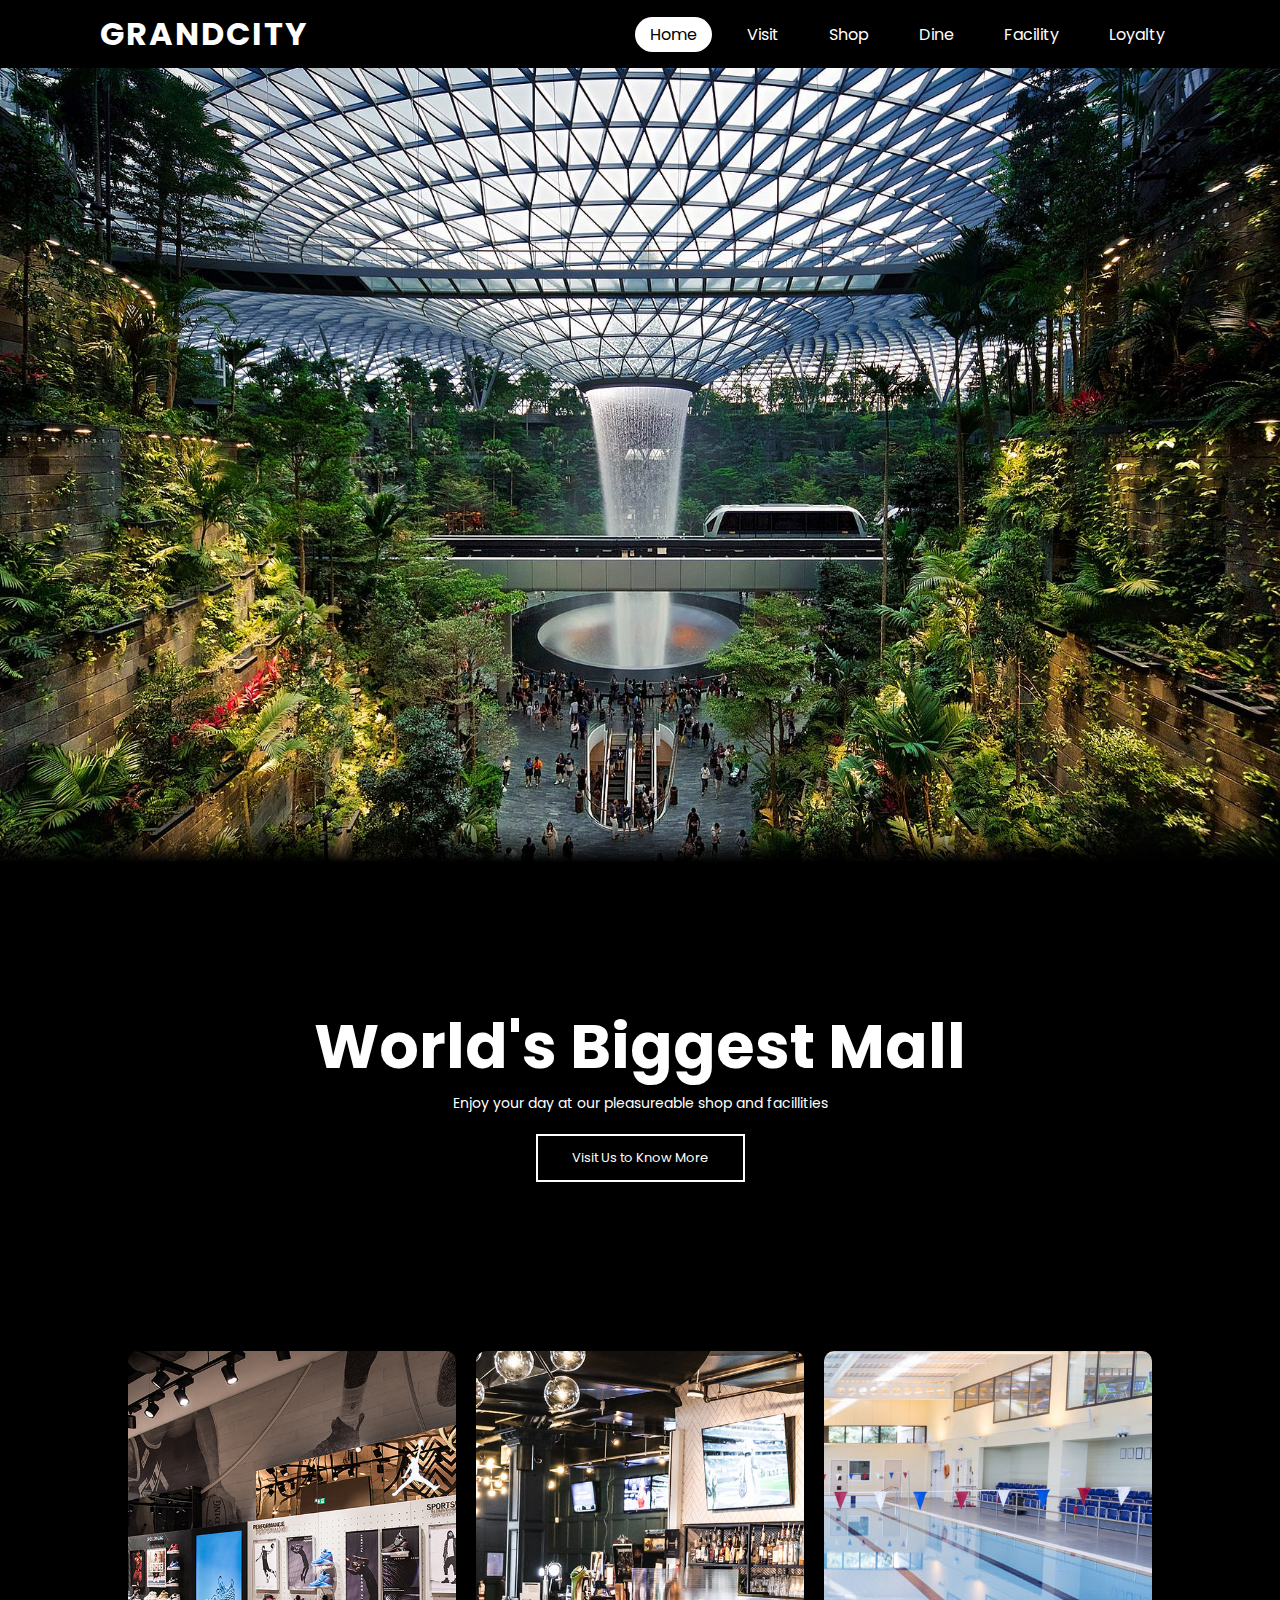
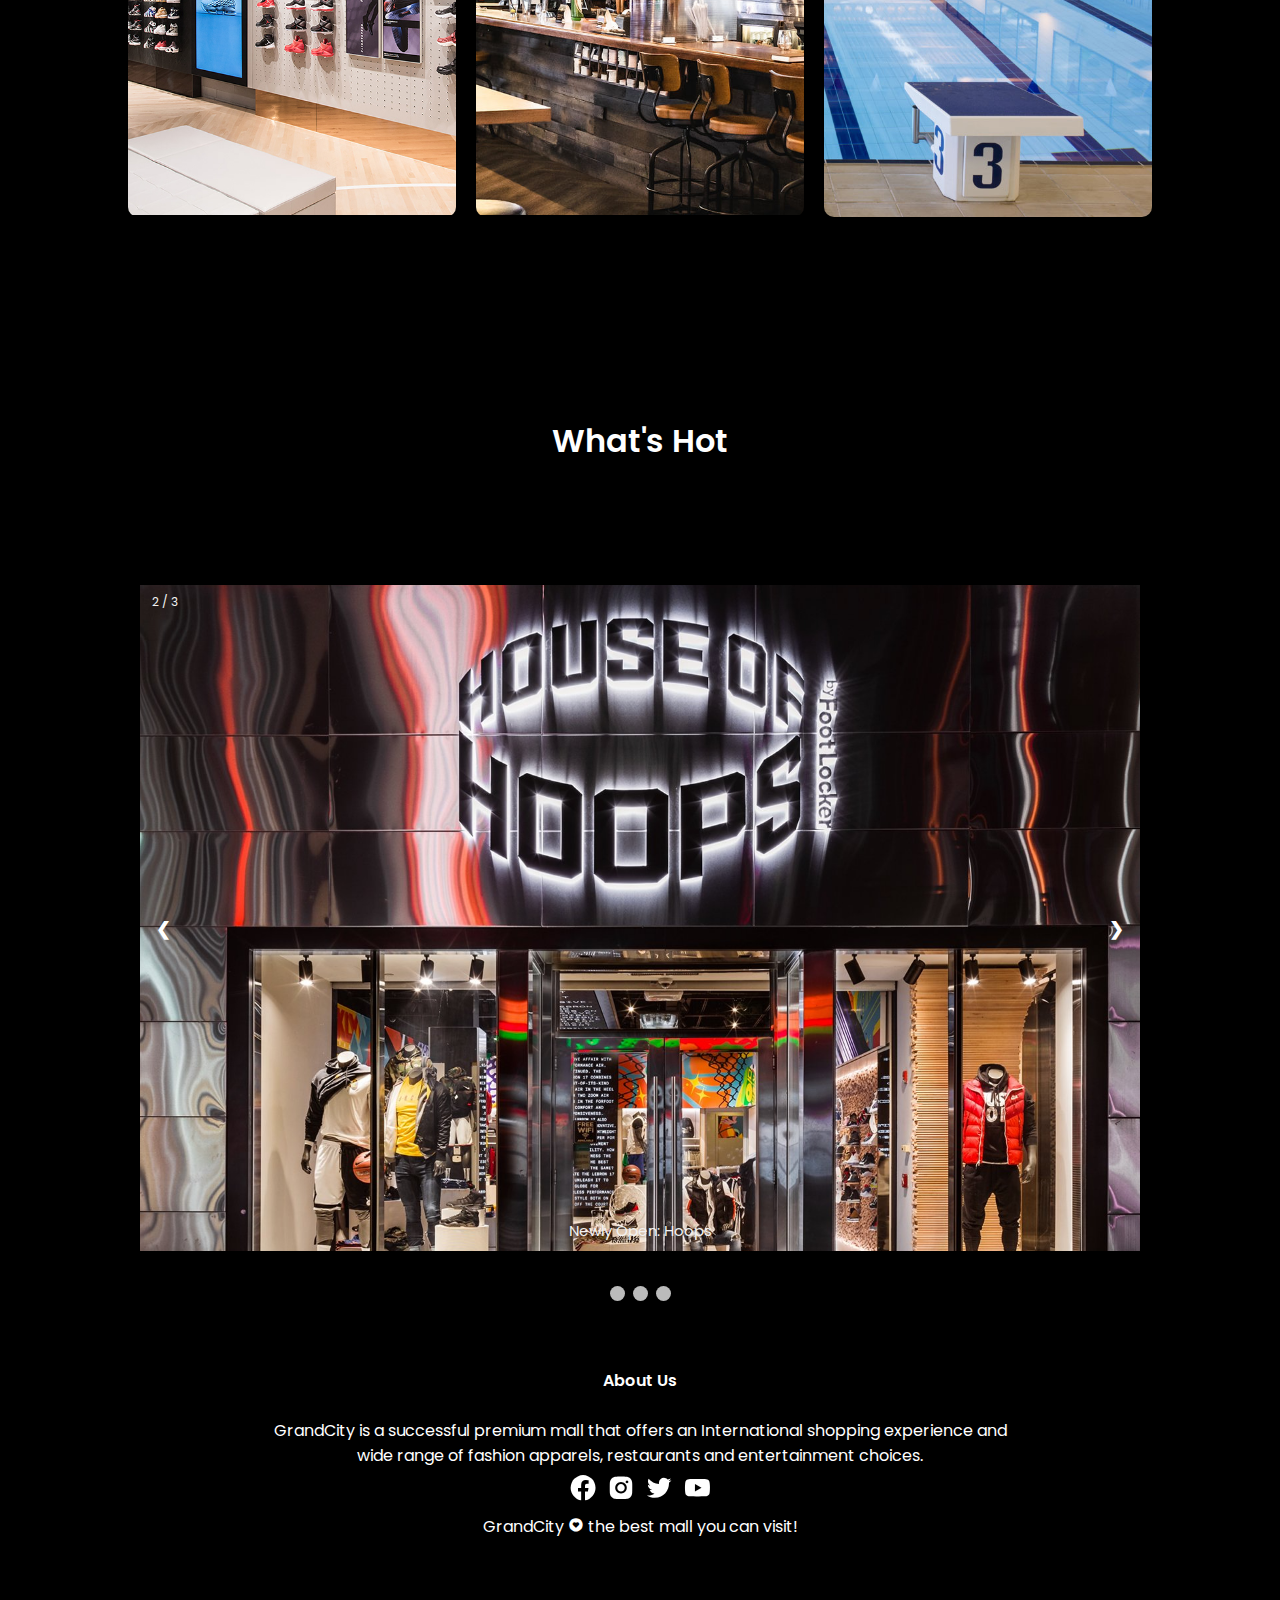
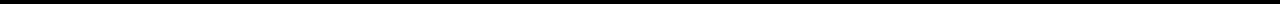
<file: index.html>
<!DOCTYPE html>
<html>
  <head>
    <title>GrandCity Mall</title>
    <link rel="stylesheet" type="text/css" href="style.css" />
    <link href='https://unpkg.com/boxicons@2.1.2/css/boxicons.min.css' rel='stylesheet'>
    <link rel="shortcut icon" type="x-icon" href="images/Earth.png">
  </head>
  <body>
    <header>
      <a href="#" class="logo"> GrandCity </a>
      <ul>
        <li><a href="#" class="active"> Home </a></li>
        <li><a href="about.html"> Visit </a></li>
        <li><a href="shop.html"> Shop </a></li>
        <li><a href="dine.html"> Dine </a></li>
        <li><a href="facility.html"> Facility </a></li>
        <li><a href="loyalty.html"> Loyalty </a></li>
      </ul>
    </header>
    <section class="changi">
      <img src="images/changi_behind.png" id="changi_behind" />
      <h2 id="text">GrandCity!</h2>
      <img src="images/cha_front.png" id="cha_front" />
    </section>

    <script>
      let changi_behind = document.getElementById('changi_behind');
      let text = document.getElementById('text');
      let cha_front = document.getElementById('cha_front');

      window.addEventListener('scroll', function () {
        let value = window.scrollY;
        changi_behind.style.top = value * 0.2 + 'px';
        cha_front.style.top = value * 0 + 'px';
        text.style.marginRight = value * 4 + 'px';
        text.style.marginTop = value * 0.5 + 'px';
      });
    </script>

      <!-- Thumbnail Title -->
   <div class="text-box">
    <h2>World's Biggest Mall</h2>
    <p>Enjoy your day at our pleasureable shop and facillities</p>
    <a href="about.html" class="hero-btn">Visit Us to Know More</a>
  </div>

    <!-- Facillities -->
    <section class="toko">
      <div class="row">
        <div class="toko-col">
            <img src="images/shops.png">
            <div class="layer">
              <a href="shop.html"><h3>SHOPS</h3></a>
            </div>
        </div>
        <div class="toko-col">
          <img src="images/dines.png">
          <div class="layer">
            <a href="dine.html"><h3>DINES</h3></a>
          </div>
      </div>
      <div class="toko-col">
          <img src="images/pools.png">
          <div class="layer">
            <a href="facility.html"><h3>FACILITIES</h3></a>
        </div>
      </div>
    </div>
    </section>

    <!-- News -->
      <div class="news"><h2>What's Hot</h2></div>
     

    <!-- Slideshow container -->
<div class="slideshow-container">

  <!-- Full-width images with number and caption text -->
  <div class="mySlides fade">
    <div class="numbertext">1 / 3</div>
    <img src="images/LV.png" style="width: 100%">
    <div class="texted">Newly Open: Louis Vuitton</div>
  </div>

  <div class="mySlides fade">
    <div class="numbertext">2 / 3</div>
    <img src="images/hoops.png" style="width: 100%">
    <div class="texted">Newly Open: Hoops</div>
  </div>

  <div class="mySlides fade">
    <div class="numbertext">3 / 3</div>
    <img src="images/rolex.png" style="width: 100%">
    <div class="texted">Newly Open: Rolex</div>
  </div>

  <!-- Next and previous buttons -->
  <a class="prev" onclick="plusSlides(-1)">&#10094;</a>
  <a class="next" onclick="plusSlides(1)">&#10095;</a>
</div>
<br>

<!-- The dots/circles -->
<div style="text-align:center">
  <span class="dot" onclick="currentSlide(1)"></span>
  <span class="dot" onclick="currentSlide(2)"></span>
  <span class="dot" onclick="currentSlide(3)"></span>
</div>

<script>
  let slideIndex = 1;
showSlides(slideIndex);

// Next/previous controls
function plusSlides(n) {
  showSlides(slideIndex += n);
}

// Thumbnail image controls
function currentSlide(n) {
  showSlides(slideIndex = n);
}

function showSlides(n) {
  let i;
  let slides = document.getElementsByClassName("mySlides");
  let dots = document.getElementsByClassName("dot");
  if (n > slides.length) {slideIndex = 1}
  if (n < 1) {slideIndex = slides.length}
  for (i = 0; i < slides.length; i++) {
    slides[i].style.display = "none";
  }
  for (i = 0; i < dots.length; i++) {
    dots[i].className = dots[i].className.replace(" active", "");
  }
  slides[slideIndex-1].style.display = "block";
  dots[slideIndex-1].className += " active";
}

function showSlides(n) {
  let i;
  let slides = document.getElementsByClassName("mySlides");
  for (i = 0; i < slides.length; i++) {
    slides[i].style.display = "none";
  }
  slideIndex++;
  if (slideIndex > slides.length) {slideIndex = 1}
  slides[slideIndex-1].style.display = "block";
  setTimeout(showSlides, 7200);
}
  </script>


    <!-- Footer -->
    <section class="footer">
      <h4>About Us</h4>
       <p>GrandCity is a successful premium mall that offers an International shopping experience and <br>wide range of fashion apparels, restaurants and entertainment choices.</p>

      <div class="icons">
        <a href="https://facebook.com/" style="filter: invert(100%) sepia(100%) saturate(0%) hue-rotate(305deg) brightness(103%) contrast(103%);"><i class='bx bxl-facebook-circle'></i></a>
        <a href="https://www.instagram.com/" style="filter: invert(100%) sepia(100%) saturate(0%) hue-rotate(305deg) brightness(103%) contrast(103%);"><i class='bx bxl-instagram-alt'></i></a>
        <a href="https://twitter.com/?lang=en" style="filter: invert(100%) sepia(100%) saturate(0%) hue-rotate(305deg) brightness(103%) contrast(103%);"><i class='bx bxl-twitter' ></i></a>
        <a href="https://www.youtube.com/" style="filter: invert(100%) sepia(100%) saturate(0%) hue-rotate(305deg) brightness(103%) contrast(103%);"><i class='bx bxl-youtube'></i></a>
        
        
      </div>
      <p> GrandCity <i class='bx bxs-heart-circle'></i> the best mall you can visit!</p>
    </section>

  </body>
</html>
  }
</file>
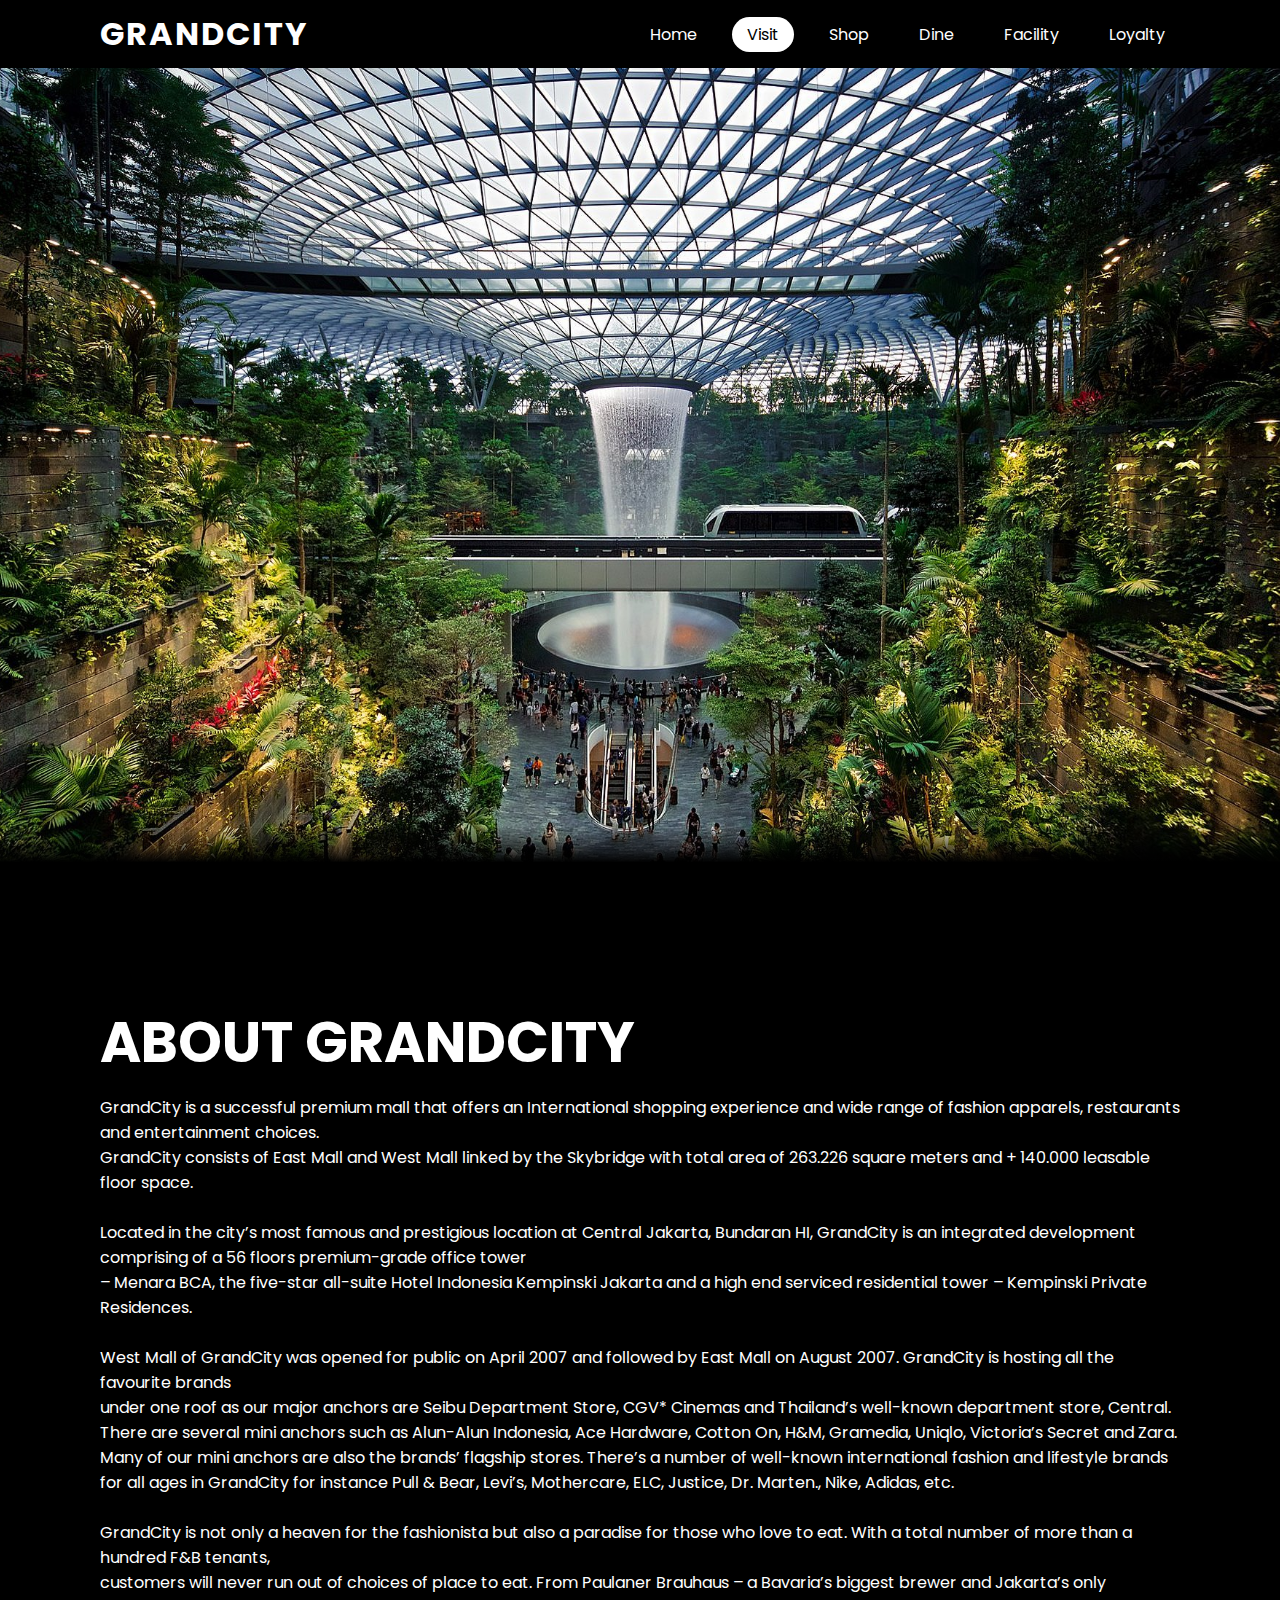
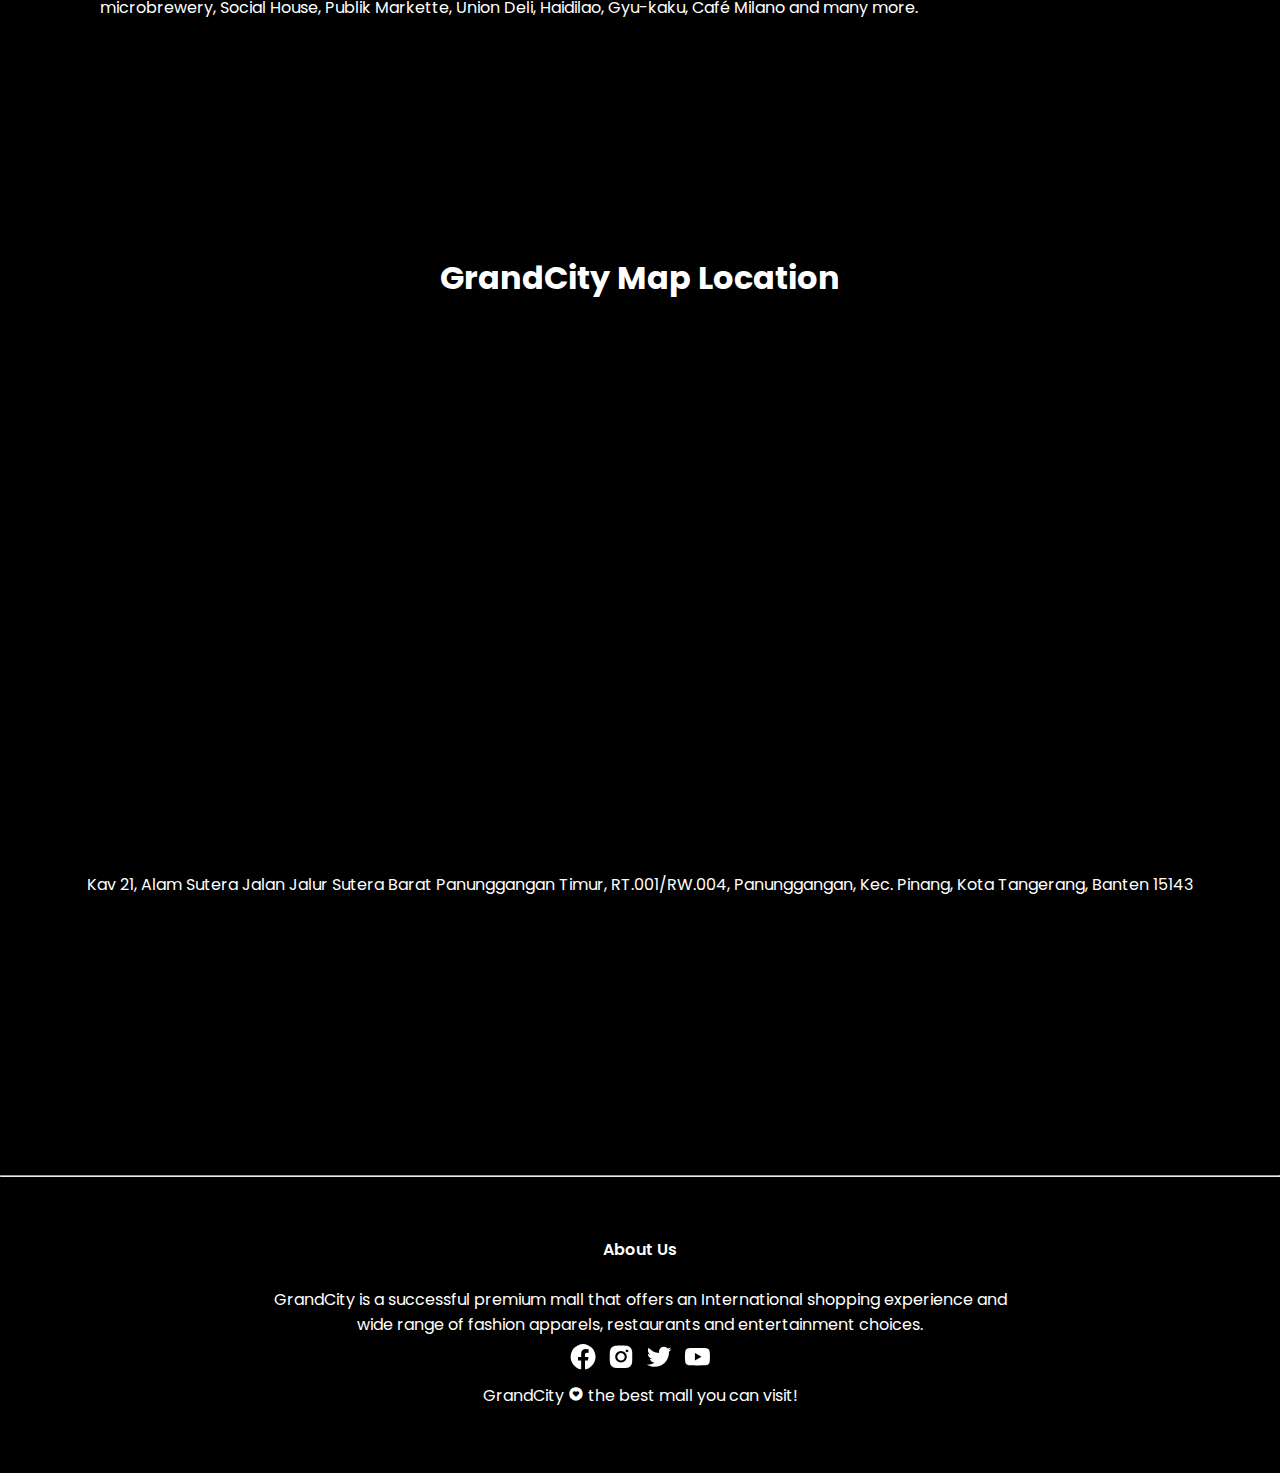
<file: about.html>
<!DOCTYPE html>
<html>
  <head>
    <title>GrandCity Mall</title>
    <link rel="stylesheet" type="text/css" href="style.css" />
    <link href='https://unpkg.com/boxicons@2.1.2/css/boxicons.min.css' rel='stylesheet'>
    <link rel="shortcut icon" type="x-icon" href="images/Earth.png">
  </head>
  <body>
    <header>
      <a href="#" class="logo"> GrandCity </a>
      <ul>
        <li><a href="index.html"> Home </a></li>
        <li><a href="#" class="active"> Visit </a></li>
        <li><a href="shop.html"> Shop </a></li>
        <li><a href="dine.html"> Dine </a></li>
        <li><a href="facility.html"> Facility </a></li>
        <li><a href="loyalty.html"> Loyalty </a></li>
      </ul>
    </header>
    <section class="changi">
      <img src="images/changi_behind.png" id="changi_behind" />
      <h2 id="text">GrandCity!</h2>
      <img src="images/cha_front.png" id="cha_front" />
    </section>

    <script>
      let changi_behind = document.getElementById('changi_behind');
      let text = document.getElementById('text');
      let cha_front = document.getElementById('cha_front');

      window.addEventListener('scroll', function () {
        let value = window.scrollY;
        changi_behind.style.top = value * 0.2 + 'px';
        cha_front.style.top = value * 0 + 'px';
        text.style.marginRight = value * 4 + 'px';
        text.style.marginTop = value * 0.5 + 'px';
      });
    </script>

    <!-- About -->
    <div class="Abouts">
    <h2>ABOUT GRANDCITY</h2>
    <p>GrandCity is a successful premium mall that offers an International shopping experience and wide range of fashion apparels, restaurants and entertainment choices.<br>GrandCity consists of East Mall and West Mall linked by the Skybridge with total area of 263.226 square meters and + 140.000 leasable floor space.
      <br><br>Located in the city’s most famous and prestigious location at Central Jakarta, Bundaran HI, GrandCity is an integrated development comprising of a 56 floors premium-grade office tower<br> – Menara BCA, the five-star all-suite Hotel Indonesia Kempinski Jakarta and a high end serviced residential tower – Kempinski Private Residences.
      <br><br>West Mall of GrandCity was opened for public on April 2007 and followed by East Mall on August 2007. GrandCity is hosting all the favourite brands<br>under one roof as our major anchors are Seibu Department Store, CGV* Cinemas and Thailand’s well-known department store, Central. There are several mini anchors such as Alun-Alun Indonesia, Ace Hardware, Cotton On, H&M, Gramedia, Uniqlo, Victoria’s Secret and Zara. Many of our mini anchors are also the brands’ flagship stores. There’s a number of well-known international fashion and lifestyle brands for all ages in GrandCity for instance Pull & Bear, Levi’s, Mothercare, ELC, Justice, Dr. Marten., Nike, Adidas, etc.
      <br><br>GrandCity is not only a heaven for the fashionista but also a paradise for those who love to eat. With a total number of more than a hundred F&B tenants,<br>customers will never run out of choices of place to eat. From Paulaner Brauhaus – a Bavaria’s biggest brewer and Jakarta’s only microbrewery, Social House, Publik Markette, Union Deli, Haidilao, Gyu-kaku, Café Milano and many more.
    </p>
  </div>

    <!-- Location -->
    <div class="lokasi">
        <h1>GrandCity Map Location</h1>
        <iframe src="https://www.google.com/maps/embed?pb=!1m18!1m12!1m3!1d3966.301428802048!2d106.6468045152707!3d-6.223928262690351!2m3!1f0!2f0!3f0!3m2!1i1024!2i768!4f13.1!3m3!1m2!1s0x2e69fb20a9906e13%3A0xf75c5296d0a385e4!2sBINUS%20UNIVERSITY%2C%20Kampus%20Alam%20Sutera!5e0!3m2!1sen!2sid!4v1655135138542!5m2!1sen!2sid" width="600" height="450" style="border:0;" allowfullscreen="" loading="lazy" referrerpolicy="no-referrer-when-downgrade"></iframe>
        <p>Kav 21, Alam Sutera Jalan Jalur Sutera Barat Panunggangan Timur, RT.001/RW.004, Panunggangan, Kec. Pinang, Kota Tangerang, Banten 15143</p>
    </div>

    <hr>
  

    <!-- Footer -->
    <section class="footer">
      <h4>About Us</h4>
       <p>GrandCity is a successful premium mall that offers an International shopping experience and <br>wide range of fashion apparels, restaurants and entertainment choices.</p>

      <div class="icons">
        <a href="https://facebook.com/" style="filter: invert(100%) sepia(100%) saturate(0%) hue-rotate(305deg) brightness(103%) contrast(103%);"><i class='bx bxl-facebook-circle'></i></a>
        <a href="https://www.instagram.com/" style="filter: invert(100%) sepia(100%) saturate(0%) hue-rotate(305deg) brightness(103%) contrast(103%);"><i class='bx bxl-instagram-alt'></i></a>
        <a href="https://twitter.com/?lang=en" style="filter: invert(100%) sepia(100%) saturate(0%) hue-rotate(305deg) brightness(103%) contrast(103%);"><i class='bx bxl-twitter' ></i></a>
        <a href="https://www.youtube.com/" style="filter: invert(100%) sepia(100%) saturate(0%) hue-rotate(305deg) brightness(103%) contrast(103%);"><i class='bx bxl-youtube'></i></a>
        
      </div>
      <p> GrandCity <i class='bx bxs-heart-circle'></i> the best mall you can visit!</p>
    </section>

  </body>
</html>
}
</file>
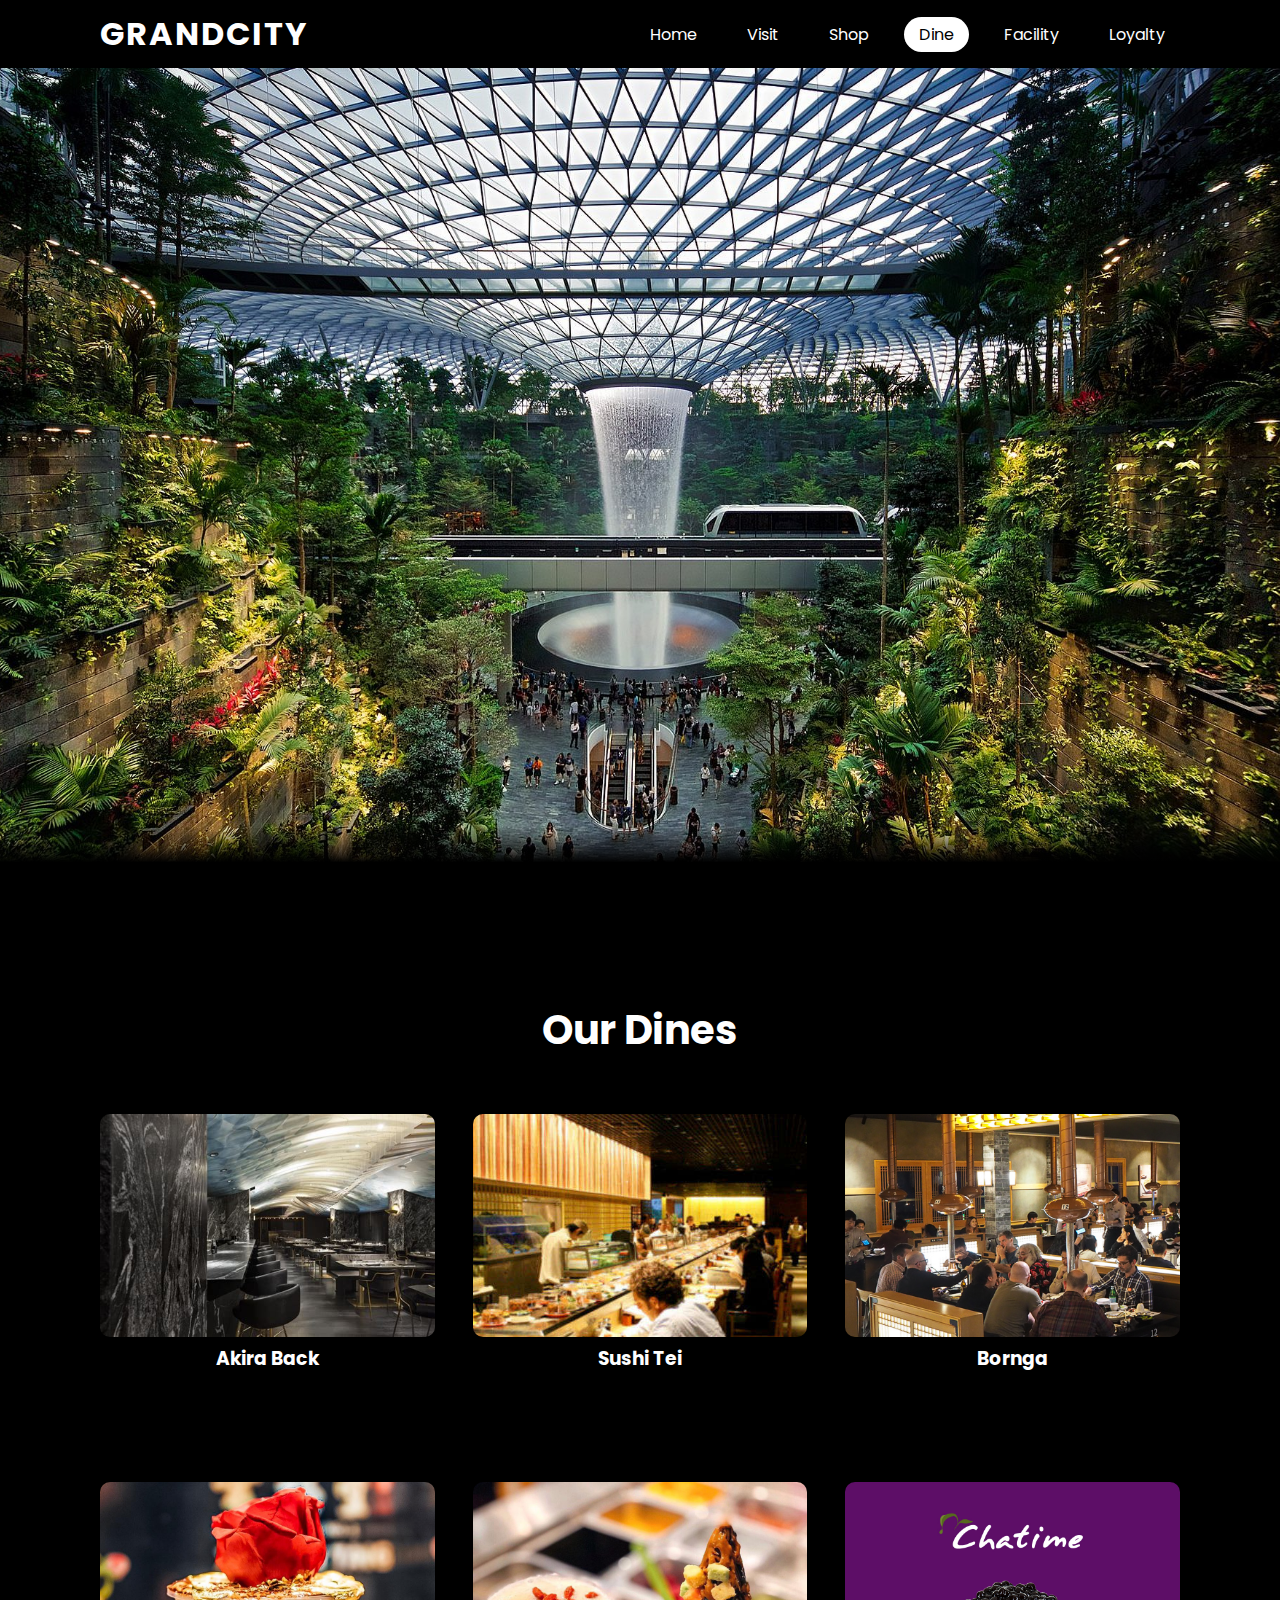
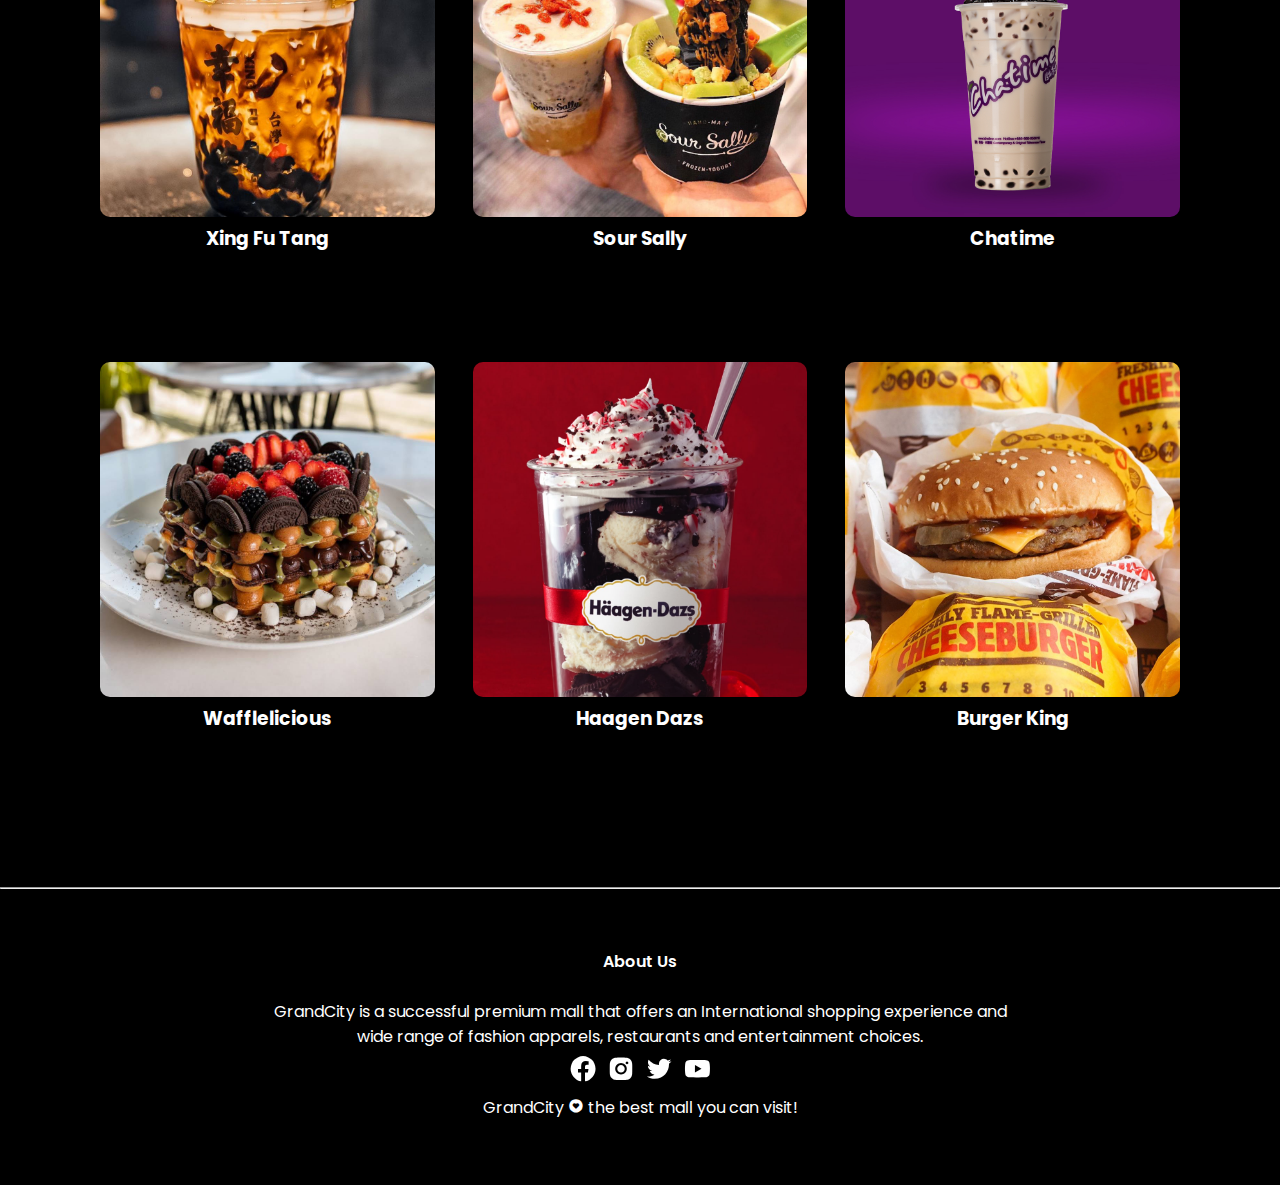
<file: dine.html>
<!DOCTYPE html>
<html>
  <head>
    <title>GrandCity Mall</title>
    <link rel="stylesheet" type="text/css" href="style.css" />
    <link href='https://unpkg.com/boxicons@2.1.2/css/boxicons.min.css' rel='stylesheet'>
    <link rel="shortcut icon" type="x-icon" href="images/Earth.png">
  </head>
  <body>
    <header>
      <a href="#" class="logo"> GrandCity </a>
      <ul>
        <li><a href="index.html"> Home </a></li>
        <li><a href="about.html"> Visit </a></li>
        <li><a href="shop.html"> Shop </a></li>
        <li><a href="#" class="active"> Dine </a></li>
        <li><a href="facility.html"> Facility </a></li>
        <li><a href="loyalty.html"> Loyalty </a></li>
      </ul>
    </header>
    <section class="changi">
      <img src="images/changi_behind.png" id="changi_behind" />
      <h2 id="text">GrandCity!</h2>
      <img src="images/cha_front.png" id="cha_front" />
    </section>

    <script>
      let changi_behind = document.getElementById('changi_behind');
      let text = document.getElementById('text');
      let cha_front = document.getElementById('cha_front');

      window.addEventListener('scroll', function () {
        let value = window.scrollY;
        changi_behind.style.top = value * 0.2 + 'px';
        cha_front.style.top = value * 0 + 'px';
        text.style.marginRight = value * 4 + 'px';
        text.style.marginTop = value * 0.5 + 'px';
      });
    </script>

    <!-- Dines -->
    <section class="shoop">
      <h1>Our Dines</h1>
      
  
      <div class="shoop-row">
        <div class="shoop-col">
            <img src="images/akira.png">
            <h3>Akira Back</h3>
        </div>
        <div class="shoop-col">
          <img src="images/tei.png">
          <h3>Sushi Tei</h3>
        </div>
        <div class="shoop-col">
          <img src="images/bornga.png">
          <h3>Bornga</h3>
        </div>
      </div>
    </section>
  
    <section class="shoop2">
    <div class="shoop-row">
      <div class="shoop-col">
          <img src="images/xingfu.png">
          <h3>Xing Fu Tang</h3>
      </div>
      <div class="shoop-col">
        <img src="images/sour.png">
        <h3>Sour Sally</h3>
      </div>
      <div class="shoop-col">
        <img src="images/chat.png">
        <h3>Chatime</h3>
      </div>
    </div>
  </section>
  
  <section class="shoop3">
    <div class="shoop-row">
      <div class="shoop-col">
          <img src="images/waffle.png">
          <h3>Wafflelicious</h3>
      </div>
      <div class="shoop-col">
        <img src="images/haa.png">
        <h3>Haagen Dazs</h3>
      </div>
      <div class="shoop-col">
        <img src="images/bk.png">
        <h3>Burger King</h3>
      </div>
    </div>
  </section>

<hr>

    <!-- Footer -->
    <section class="footer">
      <h4>About Us</h4>
       <p>GrandCity is a successful premium mall that offers an International shopping experience and <br>wide range of fashion apparels, restaurants and entertainment choices.</p>

      <div class="icons">
        <a href="https://facebook.com/" style="filter: invert(100%) sepia(100%) saturate(0%) hue-rotate(305deg) brightness(103%) contrast(103%);"><i class='bx bxl-facebook-circle'></i></a>
        <a href="https://www.instagram.com/" style="filter: invert(100%) sepia(100%) saturate(0%) hue-rotate(305deg) brightness(103%) contrast(103%);"><i class='bx bxl-instagram-alt'></i></a>
        <a href="https://twitter.com/?lang=en" style="filter: invert(100%) sepia(100%) saturate(0%) hue-rotate(305deg) brightness(103%) contrast(103%);"><i class='bx bxl-twitter' ></i></a>
        <a href="https://www.youtube.com/" style="filter: invert(100%) sepia(100%) saturate(0%) hue-rotate(305deg) brightness(103%) contrast(103%);"><i class='bx bxl-youtube'></i></a>
        
      </div>
      <p> GrandCity <i class='bx bxs-heart-circle'></i> the best mall you can visit!</p>
    </section>

  </body>
</html>
  }
</file>
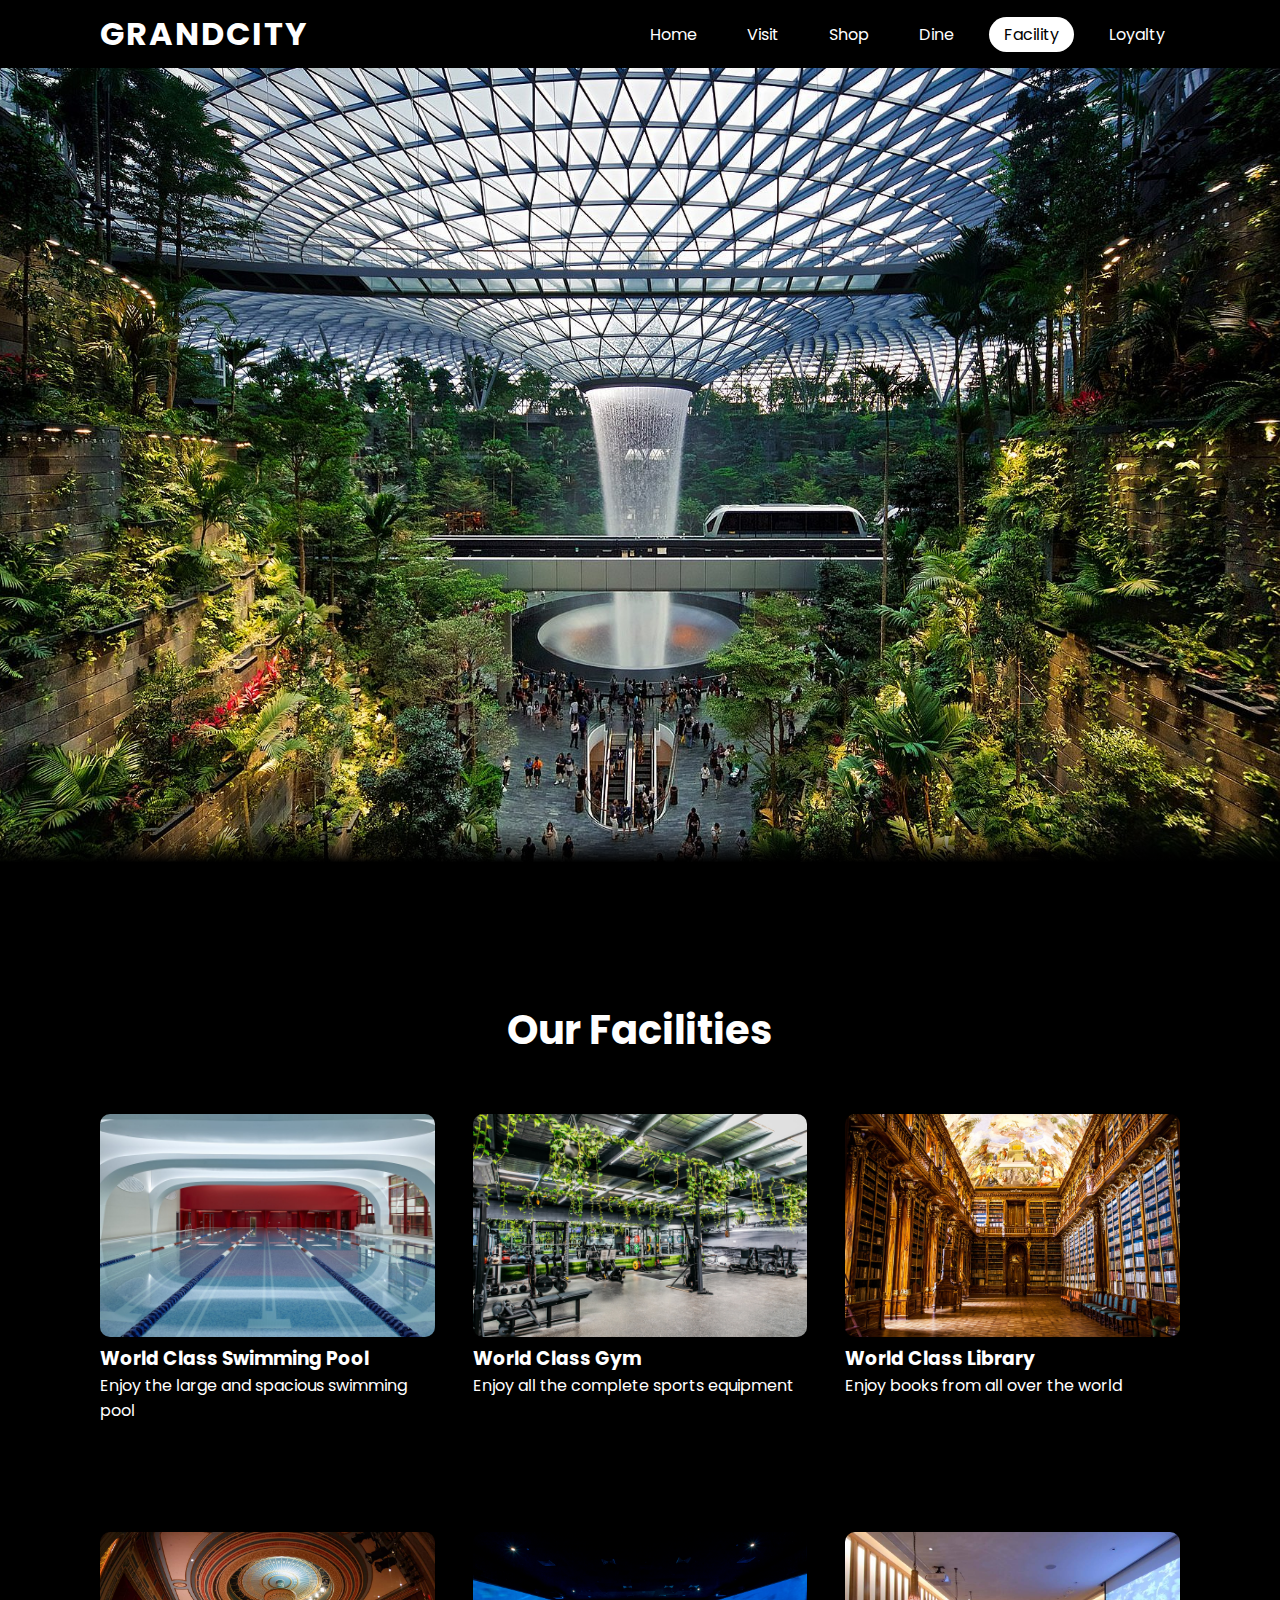
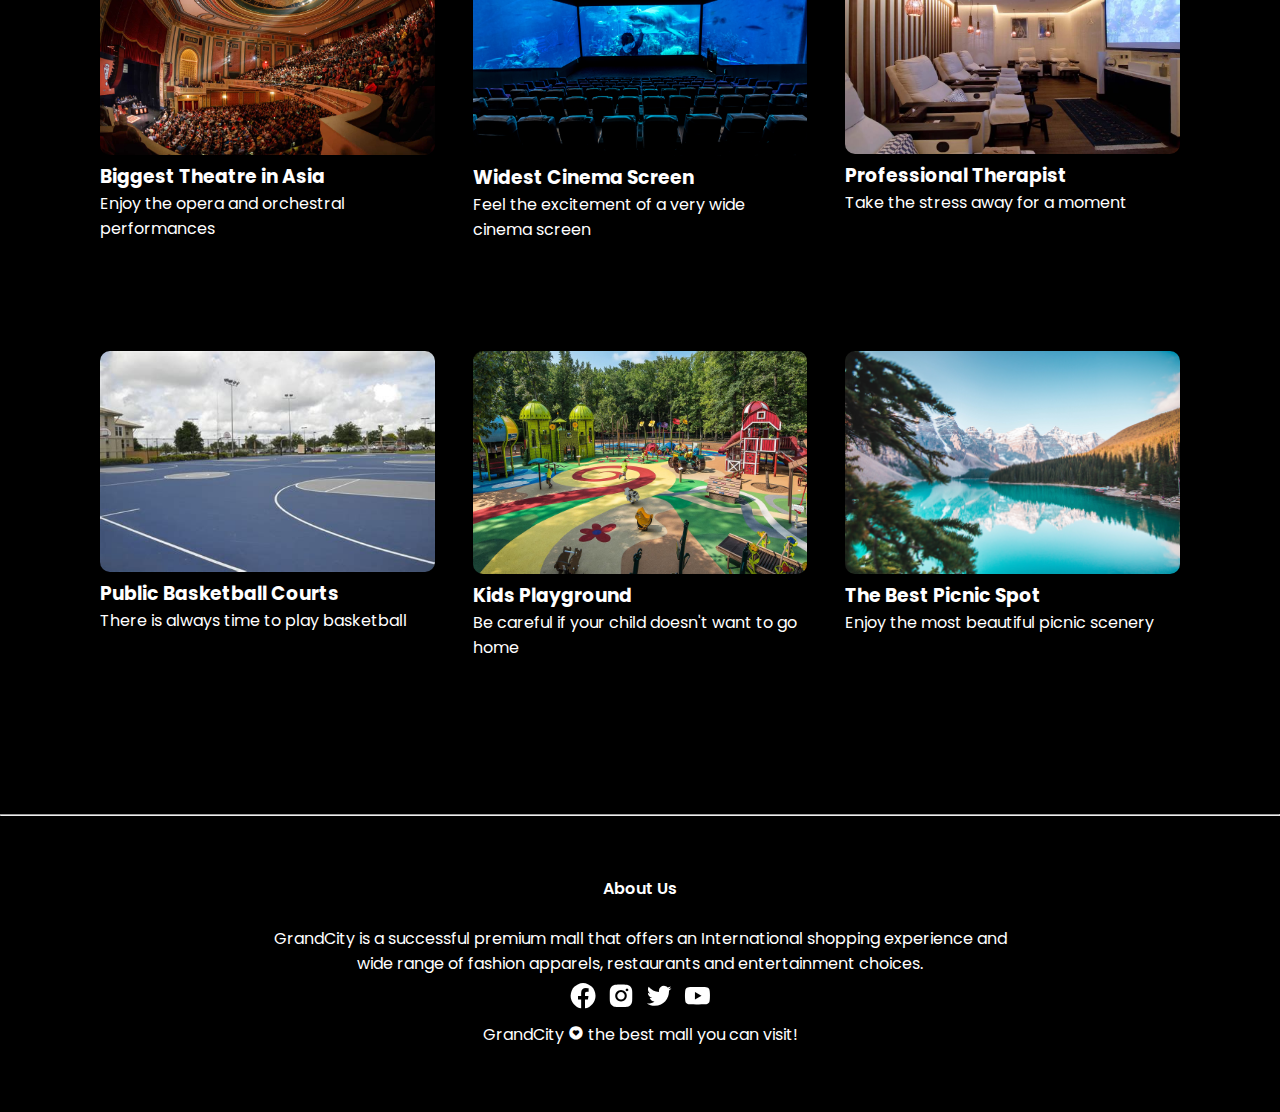
<file: facility.html>
<!DOCTYPE html>
<html>
  <head>
    <title>GrandCity Mall</title>
    <link rel="stylesheet" type="text/css" href="style.css" />
    <link href='https://unpkg.com/boxicons@2.1.2/css/boxicons.min.css' rel='stylesheet'>
    <link rel="shortcut icon" type="x-icon" href="images/Earth.png">
  </head>
  <body>
    <header>
      <a href="#" class="logo"> GrandCity </a>
      <ul>
        <li><a href="index.html"> Home </a></li>
        <li><a href="about.html"> Visit </a></li>
        <li><a href="shop.html"> Shop </a></li>
        <li><a href="dine.html"> Dine </a></li>
        <li><a href="#" class="active"> Facility </a></li>
        <li><a href="loyalty.html"> Loyalty </a></li>
      </ul>
    </header>
    <section class="changi">
      <img src="images/changi_behind.png" id="changi_behind" />
      <h2 id="text">GrandCity!</h2>
      <img src="images/cha_front.png" id="cha_front" />
    </section>

    <script>
      let changi_behind = document.getElementById('changi_behind');
      let text = document.getElementById('text');
      let cha_front = document.getElementById('cha_front');

      window.addEventListener('scroll', function () {
        let value = window.scrollY;
        changi_behind.style.top = value * 0.2 + 'px';
        cha_front.style.top = value * 0 + 'px';
        text.style.marginRight = value * 4 + 'px';
        text.style.marginTop = value * 0.5 + 'px';
      });
    </script>

    <!-- Facilities -->
    <section class="facilities">
    <h1>Our Facilities</h1>
    

    <div class="facil-row">
      <div class="facil-col">
          <img src="images/swim.png">
          <h3>World Class Swimming Pool</h3>
          <p>Enjoy the large and spacious swimming pool</p>
      </div>
      <div class="facil-col">
        <img src="images/gym.png">
        <h3>World Class Gym</h3>
        <p>Enjoy all the complete sports equipment</p>
      </div>
      <div class="facil-col">
        <img src="images/library.png">
        <h3>World Class Library</h3>
        <p>Enjoy books from all over the world</p>
      </div>
    </div>
  </section>

  <section class="facilities2">
  <div class="facil-row">
    <div class="facil-col">
        <img src="images/theatre.png">
        <h3>Biggest Theatre in Asia</h3>
        <p>Enjoy the opera and orchestral performances</p>
    </div>
    <div class="facil-col">
      <img src="images/cinema.png">
      <h3>Widest Cinema Screen</h3>
      <p>Feel the excitement of a very wide cinema screen</p>
    </div>
    <div class="facil-col">
      <img src="images/massage.png">
      <h3>Professional Therapist</h3>
      <p>Take the stress away for a moment</p>
    </div>
  </div>
</section>

<section class="facilities3">
  <div class="facil-row">
    <div class="facil-col">
        <img src="images/basketball.png">
        <h3>Public Basketball Courts</h3>
        <p>There is always time to play basketball</p>
    </div>
    <div class="facil-col">
      <img src="images/playground.png">
      <h3>Kids Playground</h3>
      <p>Be careful if your child doesn't want to go home</p>
    </div>
    <div class="facil-col">
      <img src="images/picnic.png">
      <h3>The Best Picnic Spot</h3>
      <p>Enjoy the most beautiful picnic scenery</p>
    </div>
  </div>
</section>

<hr>


    <!-- Footer -->
    <section class="footer">
      <h4>About Us</h4>
       <p>GrandCity is a successful premium mall that offers an International shopping experience and <br>wide range of fashion apparels, restaurants and entertainment choices.</p>

      <div class="icons">
        <a href="https://facebook.com/" style="filter: invert(100%) sepia(100%) saturate(0%) hue-rotate(305deg) brightness(103%) contrast(103%);"><i class='bx bxl-facebook-circle'></i></a>
        <a href="https://www.instagram.com/" style="filter: invert(100%) sepia(100%) saturate(0%) hue-rotate(305deg) brightness(103%) contrast(103%);"><i class='bx bxl-instagram-alt'></i></a>
        <a href="https://twitter.com/?lang=en" style="filter: invert(100%) sepia(100%) saturate(0%) hue-rotate(305deg) brightness(103%) contrast(103%);"><i class='bx bxl-twitter' ></i></a>
        <a href="https://www.youtube.com/watch?v=iik25wqIuFo" style="filter: invert(100%) sepia(100%) saturate(0%) hue-rotate(305deg) brightness(103%) contrast(103%);"><i class='bx bxl-youtube'></i></a>
        
      </div>
      <p> GrandCity <i class='bx bxs-heart-circle'></i> the best mall you can visit!</p>
    </section>

  </body>
</html>
  }
</file>
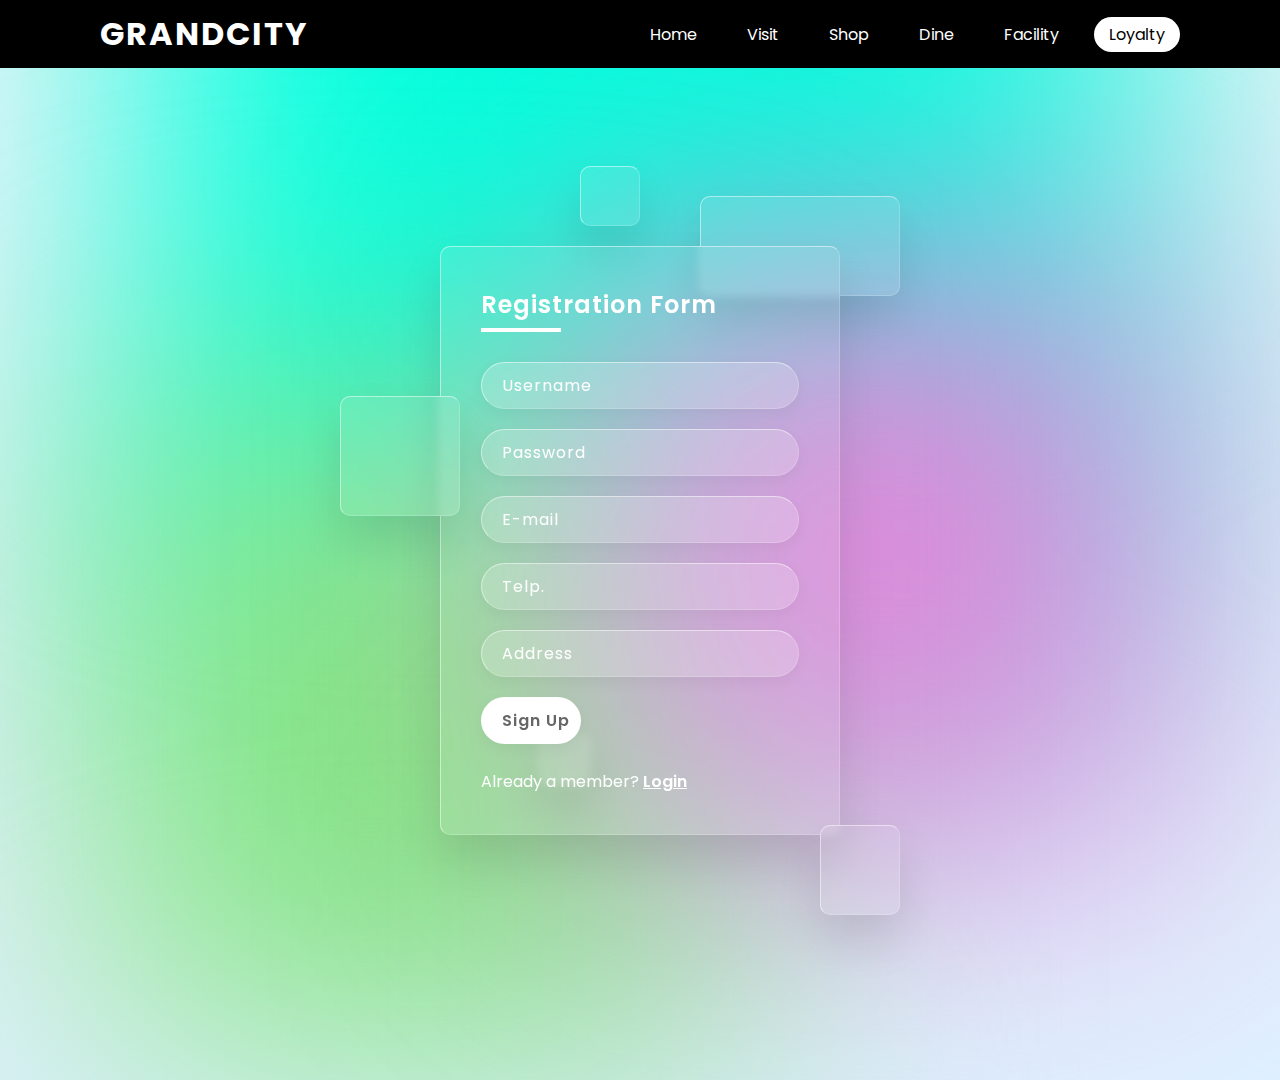
<file: loyalty.html>
<!DOCTYPE html>
<html>
  <head>
    <title>GrandCity Mall</title>
    <link rel="stylesheet" type="text/css" href="style.css" />
    <link href='https://unpkg.com/boxicons@2.1.2/css/boxicons.min.css' rel='stylesheet'>
    <link rel="shortcut icon" type="x-icon" href="images/Earth.png">
  </head>
  <body>
    <header>
      <a href="#" class="logo"> GrandCity </a>
      <ul>
        <li><a href="index.html"> Home </a></li>
        <li><a href="about.html"> Visit </a></li>
        <li><a href="shop.html"> Shop </a></li>
        <li><a href="dine.html"> Dine </a></li>
        <li><a href="facility.html"> Facility </a></li>
        <li><a href="#" class="active"> Loyalty </a></li>
      </ul>
    </header>
   
    <!-- Form -->
    <section class="form">
      <div class="colo"></div>
      <div class="colo"></div>
      <div class="colo"></div>
      <div class="colo"></div>
      <div class="box">
        <div class="square" style="--i:0;"></div>
        <div class="square" style="--i:1;"></div>
        <div class="square" style="--i:2;"></div>
        <div class="square" style="--i:3;"></div>
        <div class="square" style="--i:4;"></div>
        <div class="contain">
          <div class="formy">
          <h2>Registration Form</h2>
          <form>
              <div class="inputBox">
                <input type="text" placeholder="Username">
              </div>
              <div class="inputBox">
                <input type="text" placeholder="Password">
              </div>
              <div class="inputBox">
                <input type="text" placeholder="E-mail">
              </div>
              <div class="inputBox">
                <input type="number" placeholder="Telp.">
              </div>
              <div class="inputBox">
                <input type="text" placeholder="Address">
              </div>
              <div class="inputBox">
                <input type="submit" value="Sign Up">
              </div>
              <p class="forget"> <a
              href="#"></a></p>
              <p class="forget">Already a member? <a
                href="#">Login</a></p>
          </form>
          </div>
        </div>
      </div>

    </section>
  </body>
</html>
</file>
<file: style.css>
@import url('https://fonts.googleapis.com/css2?family=Poppins:wght@300;400;500;600;700;800;900&display=swap');
* {
  margin: 0;
  padding: 0;
  box-sizing: border-box;
  font-family: 'Poppins', sans-serif;
  scroll-behavior: smooth;
}
body {
  min-height: 100vh;
  overflow-x: hidden;
  background:#000000;
}
header {
  position: absolute;
  background-color: #000000;
  margin-top: 0px;
  top: 0;
  left: 0;
  width: 100%;
  padding: 10px 100px;
  display: flex;
  justify-content: space-between;
  align-items: center;
  z-index: 10000;
}

header .logo {
  color: #fff;
  font-weight: 700;
  text-decoration: none;
  font-size: 2em;
  text-transform: uppercase;
  letter-spacing: 2px;
}
header ul {
  display: flex;
  justify-content: center;
  align-items: center;
}
header ul li {
  list-style: none;
  margin-left: 20px;
}
header ul li a {
  text-decoration: none;
  padding: 6px 15px;
  color: #fff;
  border-radius: 20px;
}
header ul li a:hover,
header ul li a.active {
  background: #fff;
  color: #000000;
}
.changi {
  position: relative;
  width: 100%;
  height: 100vh;
  padding: 100px;
  display: flex;
  justify-content: center;
  align-items: center;
}
.changi::before {
  content: '';
  position: absolute;
  bottom: 0;
  width: 100%;
  height: 10px;
  padding-top: 65px;
  background: linear-Gradient(to top, #000000, #000000, transparent);
  z-index: 1000;
}
.changi img {
  position: absolute;
  width: 100%;
  height: 100%;
  padding-top: 65px;
  object-fit: cover;
  pointer-events: none;
}
.changi img#cha_front {
  box-shadow: #000000;
  padding-top: 65px;
  z-index: 10;
}
#text {
  position: absolute;
  right: -450px;
  color: #fff;
  white-space: nowrap;
  font-size: 8vw;
  z-index: 9;
}

/* scrollbar */
::-webkit-scrollbar{
  width: 8px;
  background: #000000;
}

::-webkit-scrollbar-thumb{
  background: #ffffff;
  border-radius: 6px;
}

.text-box{
  width: 100%;
  position: absolute;
  padding-top: 100px;
  padding-bottom: 50px;
  padding-left: 250px;
  padding-right: 250px;
  background-color: #000000;
  color: #fff;
  text-align: center
}

.text-box h2{
  font-size: 62px;
}

.text-box p{
  margin-bottom: 20px;
  font-size: 14px;
  color: #fff;
}

.hero-btn{
  display: inline-block;
  text-decoration: none;
  color: #fff;
  border: 2px solid #fff;
  padding: 12px 34px;
  font-size: 13px;
  background: transparent;
  position: relative;
  cursor: pointer;
}

.hero-btn:hover{
  border: 2px solid rgb(0, 0, 0);
  background: rgb(255, 255, 255);
  color: rgb(0, 0, 0);
  transition: 1s;
}

.row{
  margin-top: 5%;
  display: flex;
  justify-content: space-between;
}


/* toko */
.toko{
  width: 80%;
  margin: auto;
  text-align: center;
  padding-top: 400px;
}

.toko-col{
  flex-basis: 32%;
  border-radius: 10px;
  margin-bottom: 30px;
  position: relative;
  overflow: hidden;
  color: rgb(0, 0, 0);
}

.toko-col img{
  width: 100%;
  display: block;
}

.layer{
  background: transparent;
  height: 100%;
  width: 100%;
  position: absolute;
  top: 0;
  left: 0;
  transition: 0.5s;
  }

  .layer:hover{
    background: rgba(114, 199, 18, 0.7);
  }

  .layer h3{
    width: 100%;
    font-weight: 500;
    color: #fff;
    font-size: 26px;
    bottom: 0;
    left: 50%;
    transform: translateX(-50%);
    position: absolute;
    opacity: 0;
    transition: 0.5s;
  }

  .layer:hover h3{
    bottom: 49%;
    opacity: 1;
  }

  /* event */
  .news{
    text-align: center;
    width: 100%;
    padding: 30px 0;
    padding-top: 150px;
    padding-bottom: 100px;
    color: #fff;
  }
  
  .news h2{
    font-size: 32px;
    margin-bottom: 20px;
    margin-top: 20px;
    font-weight: 600;
  }

/*  NEWS SLIDE*/
* {box-sizing:border-box}

/* Slideshow container */
.slideshow-container {
  max-width: 1000px;
  position: relative;
  margin: auto;
}

/* Hide the images by default */
.mySlides {
  display:flex;
  justify-content: center;
}

/* Next & previous buttons */
.prev, .next {
  cursor: pointer;
  position: absolute;
  top: 50%;
  width: auto;
  margin-top: -22px;
  padding: 16px;
  color: white;
  font-weight: bold;
  font-size: 18px;
  transition: 0.6s ease;
  border-radius: 0 3px 3px 0;
  user-select: none;
}

/* Position the "next button" to the right */
.next {
  right: 0;
  border-radius: 3px 0 0 3px;
}

/* On hover, add a black background color with a little bit see-through */
.prev:hover, .next:hover {
  background-color: rgba(0,0,0,0.8);
}

/* Caption text */
.texted {
  color: #f2f2f2;
  font-size: 15px;
  padding: 8px 12px;
  position: absolute;
  bottom: 8px;
  width: 100%;
  text-align: center;
  /* margin-left: 335px; */
}

/* Number text (1/3 etc) */
.numbertext {
  color: #f2f2f2;
  font-size: 12px;
  padding: 8px 12px;
  position: absolute;
  top: 0;
}

/* The dots/bullets/indicators */
.dot {
  cursor: pointer;
  height: 15px;
  width: 15px;
  margin: 0 2px;
  background-color: #bbb;
  border-radius: 50%;
  display: inline-block;
  transition: background-color 0.6s ease;
}

.active, .dot:hover {
  background-color: #717171;
}

/* Fading animation */
.fade {
  animation-name: fade;
  animation-duration: 1.5s;
}

@keyframes fade {
  from {opacity: .4}
  to {opacity: 1}
}

/* footer */
  .footer {
    width: 100%;
    margin-top: 10px;
    margin-bottom: 10px;
    text-align: center;
    padding: 30px 0;
    color: #fff;
    background-color: #000000;
  }

  .footer h4{
    margin-bottom: 25px;
    margin-top: 20px;
    font-weight: 600;
  }

.icons {
 font-size: 30px;
  color: linear-Gradient(to bottom, #3fc25b, #68dbeb);
  
}

.Abouts{
  position: relative;
  padding: 100px;
  background: #000000;
  color: #fff;
  
}

.Abouts h2{
  font-size: 3.5em;
  margin-bottom: 10px;
  color: rgb(255, 255, 255);
  
}

.Abouts p{
  font-size: 1em;
  color: #fff;
  margin-bottom: 5px;
}

.lokasi{
  width: 100%;
  height: 100vh;
  display: flex;
  align-items: center;
  justify-content: center;
  flex-direction: column;
  margin-bottom: 150px;
}
 .lokasi h1{
  color: #fff;
  margin-bottom: 50px;
 }

 .lokasi iframe{
  width: 80%;
  height: 500px;
 }

 .lokasi p{
  color: #fff;
  margin-top: 20px;
 }

/* Facilities Column */

.facilities h1{
  font-size: 2.5em;
}

.facilities{
  width: 100%;
  margin: auto;
  text-align: center;
  padding-top: 1px;
  position: relative;
  padding-top: 100px;
  padding-left: 100px;
  padding-right: 100px;
  background: #000000;
  color: #fff;
}

.facilities2{
  width: 100%;
  margin: auto;
  text-align: center;
  padding-top: 1px;
  position: relative;
  padding-top: 1px;
  padding-left: 100px;
  padding-right: 100px;
  background: #000000;
  color: #fff;
}

.facilities3{
  width: 100%;
  margin: auto;
  text-align: center;
  padding-top: 1px;
  position: relative;
  padding-top: 1px;
  padding-left: 100px;
  padding-right: 100px;
  padding-bottom: 100px;
  background: #000000;
  color: #fff;
}

.facil-row{
    margin-top: 5%;
    display: flex;
    justify-content: space-between;
}

.facil-col{
  flex-basis: 31%;
  border-radius: 10px;
  margin-bottom: 5%;
  text-align: left;
}

.facil-col img{
  width: 100%;
  border-radius: 10px;

}

/* Shoop */
.shoop h1{
  font-size: 2.5em;
}

.shoop{
  width: 100%;
  margin: auto;
  text-align: center;
  padding-top: 1px;
  position: relative;
  padding-top: 100px;
  padding-left: 100px;
  padding-right: 100px;
  background: #000000;
  color: #fff;
}

.shoop2{
  width: 100%;
  margin: auto;
  text-align: center;
  padding-top: 1px;
  position: relative;
  padding-top: 1px;
  padding-left: 100px;
  padding-right: 100px;
  background: #000000;
  color: #fff;
}

.shoop3{
  width: 100%;
  margin: auto;
  text-align: center;
  padding-top: 1px;
  position: relative;
  padding-top: 1px;
  padding-left: 100px;
  padding-right: 100px;
  padding-bottom: 100px;
  background: #000000;
  color: #fff;
}

.shoop-row{
    margin-top: 5%;
    display: flex;
    justify-content: space-between;
}

.shoop-col{
  flex-basis: 31%;
  border-radius: 10px;
  margin-bottom: 5%;
  text-align: center;
}

.shoop-col img{
  width: 100%;
  border-radius: 10px;

}


/* FORM */
.form{
  width: 100%;
  display: flex;
  justify-content: center;
  align-items: center;
  min-height: 120vh;
  background: linear-gradient(to bottom, #f1f4f9, #dff1ff)
}

.colo{
  position: absolute;
  filter: blur(150px);

}

.colo:nth-child(1){
  top: -350px;
  width: 1000px;
  height: 1000px;
  background: #02ffdd;
}

.colo:nth-child(2){
  bottom: -150px;
  left: 100px;
  width: 650px;
  height: 650px;
  background: #84e481;
}

.colo:nth-child(3){
  bottom: 50px;
  right: 100px;
  width: 600px;
  height: 600px;
  background: #df89da;
}

.box{
  position: relative;
}

.box .square{
  position: absolute;
  backdrop-filter: blur(5px);
  box-shadow: 0  25px 45px rgba(0,0,0,0.1);
  border: 1px solid rgba(255,255,255,0.5);
  border-right: 1px solid rgba(255,255,255,0.2);
  border-bottom: 1px solid rgba(255,255,255,0.2);
  background: rgba(255,255,255,0.1);
  border-radius: 10px;
  animation: animate 10s linear infinite;
  animation-delay: calc(-1s * var(--i));
}
@keyframes animate
{
  0%,100%
  {
    transform: translateY(-40px);
  }
  50%
  {
    transform: translateY(40px)
  }
}

.box .square:nth-child(1){
top: 150px;
left: -100px;
width: 120px;
height: 120px;
z-index: 2;
}

.box .square:nth-child(2){
  top: -50px;
  right: -60px;
  width: 200px;
  height: 100px;
}

.box .square:nth-child(3){
  bottom: -80px;
  right: -60px;
  width: 80px;
  height: 90px;
  z-index: 2;
}

.box .square:nth-child(4){
  bottom: 50px;
  left: 100px;
  width: 50px;
  height: 50px;
}

.box .square:nth-child(5){
  top: -80px;
  left: 140px;
  width: 60px;
  height: 60px;
}

.contain{
  position: relative;
  width: 400px;
  min-height: 400px;
  background: rgba(255,255,255,0.1);
  border-radius: 10px;
  display: flex;
  justify-content: center;
  align-items: center;
  backdrop-filter: blur(5px);
  box-shadow: 0  25px 45px rgba(0,0,0,0.1);
  border: 1px solid rgba(255,255,255,0.5);
  border-right: 1px solid rgba(255,255,255,0.2);
  border-bottom: 1px solid rgba(255,255,255,0.2);
}

.formy{
  position: relative;
  width: 100%;
  height: 100%;
  padding: 40px;
}

.formy h2{
  position: relative;
  color: #fff;
  font-size: 24px;
  font-weight: 600;
  letter-spacing: 1px;
  margin-bottom: 40px;
}

.formy h2::before{
  content: '';
  position: absolute;
  left: 0;
  bottom: -10px;
  width: 80px;
  height: 4px;
  background: #fff;
}

.formy .inputBox{
  width: 100%;
  margin-top: 20px;
}

.form .inputBox input{
  width: 100%;
  background: rgba(255,255,255,0.2);
  border: none;
  outline: none;
  padding: 10px 20px;
  border-radius: 35px;
  border: 1px solid rgba(255,255,255,0.5);
  border-right: 1px solid rgba(255,255,255,0.2);
  border-bottom: 1px solid rgba(255,255,255,0.2);
  font-size: 16px;
  letter-spacing: 1px;
  color: #fff;
  box-shadow: 0 5px 15px rgba(0,0,0,0.05);
}

.form .inputBox input::placeholder{
color: #fff;
}

.form .inputBox input[type="submit"]{
  background: #fff;
  color: #666;
  max-width: 100px;
  cursor: pointer;
  margin-bottom: 20px;
  font-weight: 600;
}

.forget {
  margin-top: 5px;
  color: #fff;
}

.forget a{
  color: #fff;
  font-weight: 600;
}
</file>
